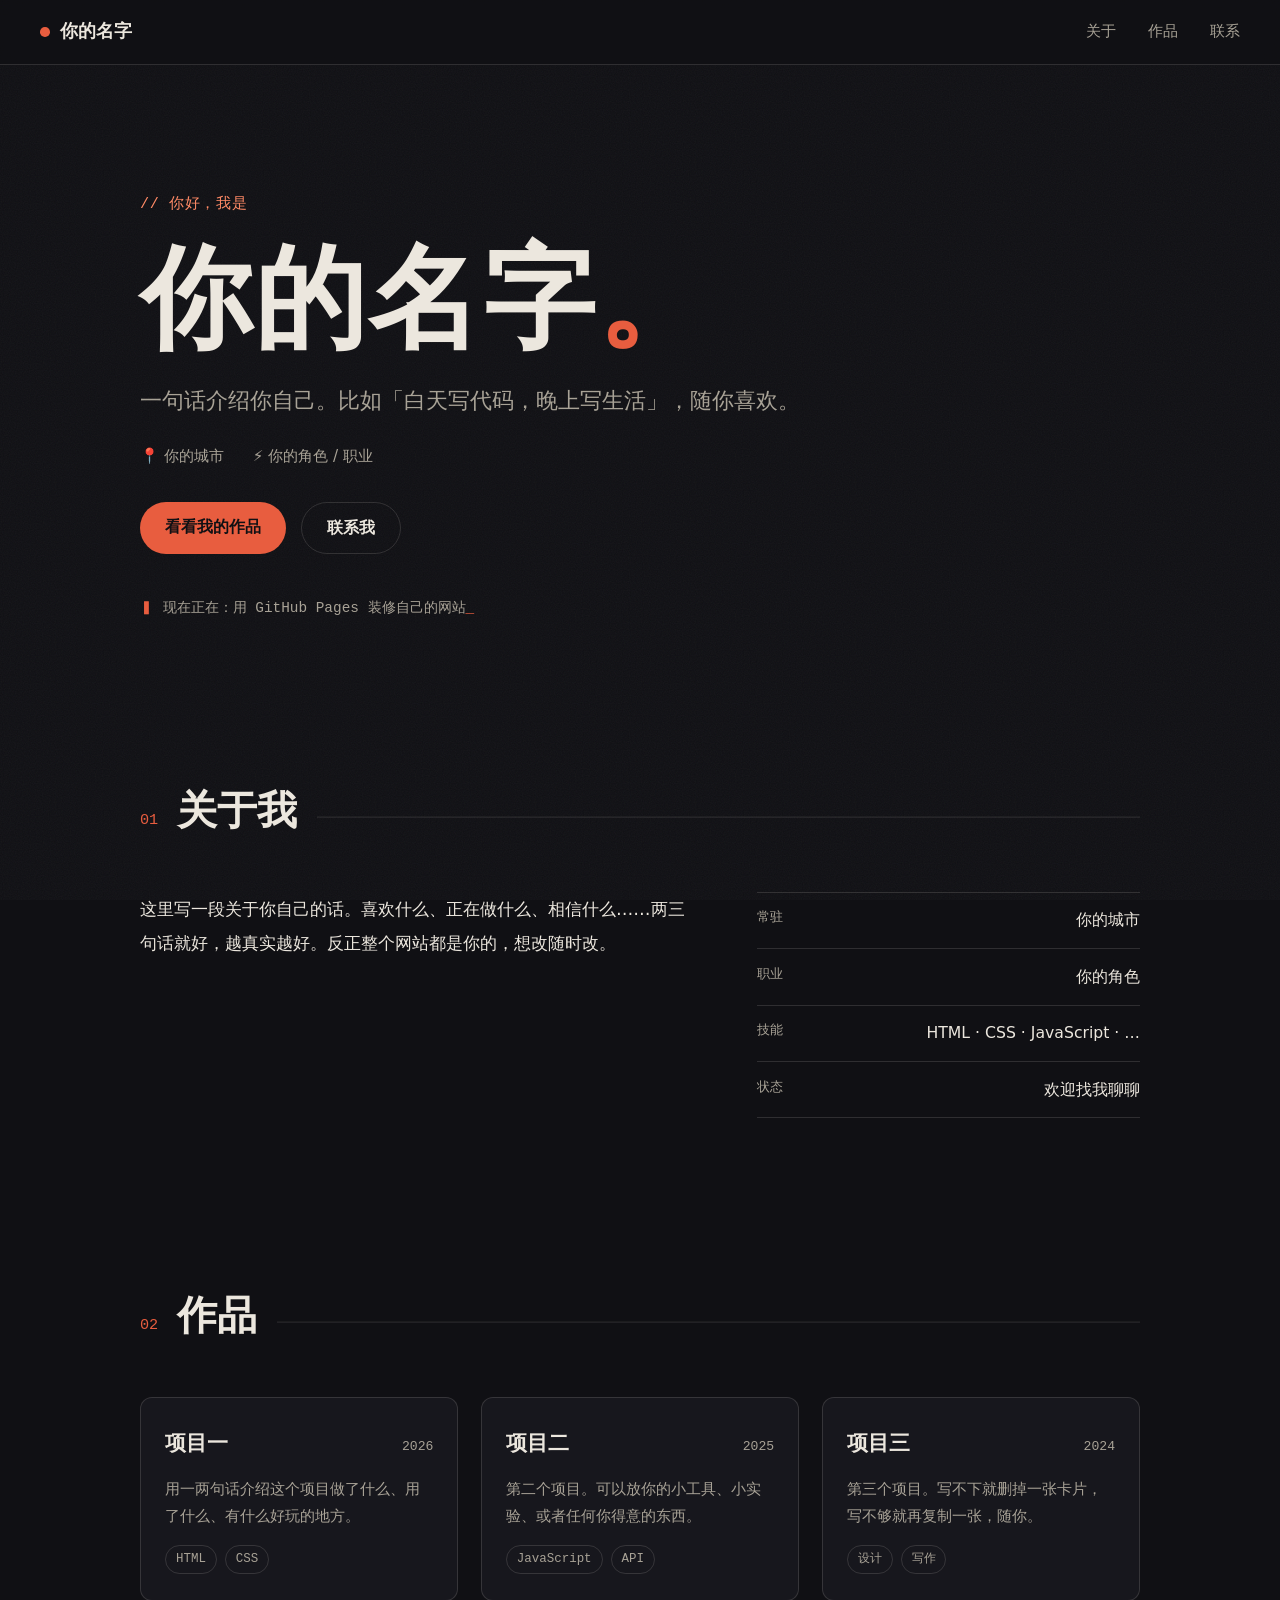
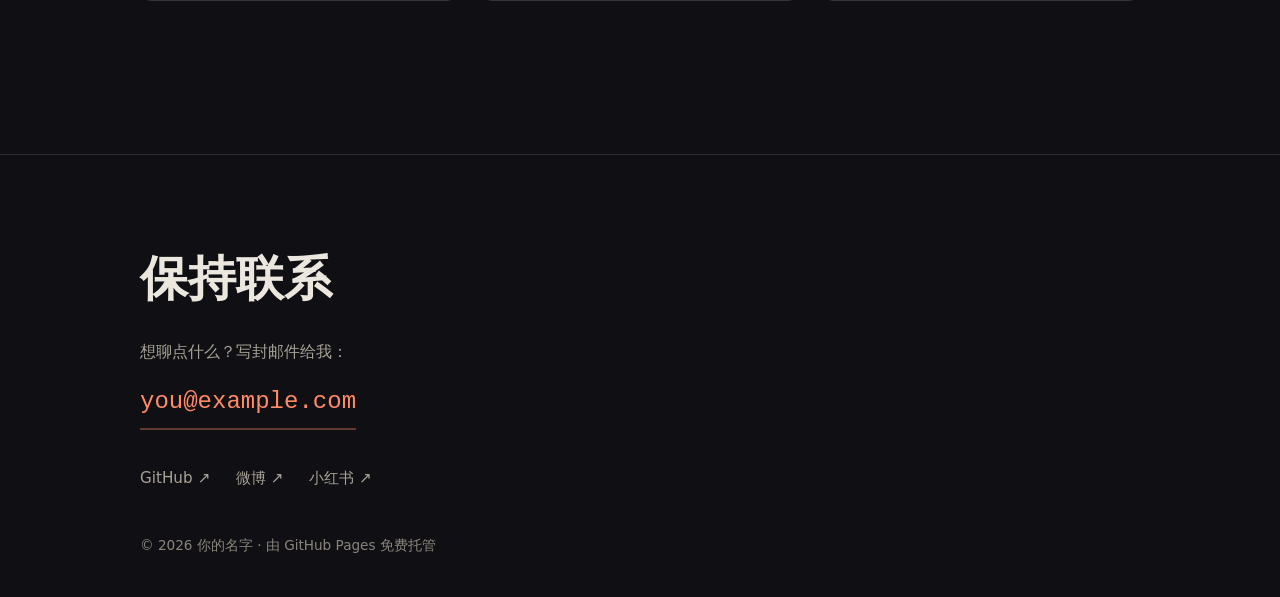
<file: index.html>
<!DOCTYPE html>
<html lang="zh-CN">
<head>
  <meta charset="UTF-8">
  <meta name="viewport" content="width=device-width, initial-scale=1.0">
  <title>你的名字 · 个人主页</title>
  <meta name="description" content="你的名字的个人主页：关于、作品、联系方式。由 GitHub Pages 免费托管，纯 HTML/CSS/JS 手写。">
  <link rel="icon" href="data:image/svg+xml,%3Csvg xmlns='http://www.w3.org/2000/svg' viewBox='0 0 100 100'%3E%3Crect width='100' height='100' rx='22' fill='%23e85d3f'/%3E%3Ctext x='50' y='70' font-size='58' text-anchor='middle' fill='%23101014' font-family='serif'%3E%E4%BD%A0%3C/text%3E%3C/svg%3E">
  <link rel="stylesheet" href="css/style.css">
</head>
<body>

  <a class="skip-link" href="#main">跳到正文</a>

  <header class="site-header">
    <a class="brand" href="#top">你的名字</a>
    <nav class="site-nav" aria-label="主导航">
      <a href="#about">关于</a>
      <a href="#work">作品</a>
      <a href="#contact">联系</a>
    </nav>
  </header>

  <main id="main">

    <!-- ============ 首屏 ============ -->
    <section class="hero" id="top">
      <p class="hero-kicker reveal">// 你好，我是</p>
      <h1 class="reveal">你的名字<span class="accent">。</span></h1>
      <p class="hero-tagline reveal">一句话介绍你自己。比如「白天写代码，晚上写生活」，随你喜欢。</p>
      <div class="hero-meta reveal">
        <span class="meta-item">📍 你的城市</span>
        <span class="meta-item">⚡ 你的角色 / 职业</span>
      </div>
      <div class="hero-actions reveal">
        <a class="btn btn-solid" href="#work">看看我的作品</a>
        <a class="btn btn-ghost" href="#contact">联系我</a>
      </div>
      <p class="hero-status reveal"><span class="accent">▍</span> 现在正在：用 GitHub Pages 装修自己的网站<span class="cursor">_</span></p>
    </section>

    <!-- ============ 关于 ============ -->
    <section class="section" id="about">
      <header class="section-head reveal">
        <span class="section-num">01</span>
        <h2>关于我</h2>
        <span class="section-rule" aria-hidden="true"></span>
      </header>
      <div class="about-grid">
        <p class="about-bio reveal">这里写一段关于你自己的话。喜欢什么、正在做什么、相信什么……两三句话就好，越真实越好。反正整个网站都是你的，想改随时改。</p>
        <ul class="fact-list reveal">
          <li><span class="mono-dim">常驻</span>你的城市</li>
          <li><span class="mono-dim">职业</span>你的角色</li>
          <li><span class="mono-dim">技能</span>HTML · CSS · JavaScript · …</li>
          <li><span class="mono-dim">状态</span>欢迎找我聊聊</li>
        </ul>
      </div>
    </section>

    <!-- ============ 作品 ============ -->
    <section class="section" id="work">
      <header class="section-head reveal">
        <span class="section-num">02</span>
        <h2>作品</h2>
        <span class="section-rule" aria-hidden="true"></span>
      </header>
      <div class="work-grid">
        <article class="work-card reveal">
          <div class="work-top">
            <h3>项目一</h3>
            <span class="work-year">2026</span>
          </div>
          <p>用一两句话介绍这个项目做了什么、用了什么、有什么好玩的地方。</p>
          <ul class="work-tags"><li>HTML</li><li>CSS</li></ul>
        </article>
        <article class="work-card reveal">
          <div class="work-top">
            <h3>项目二</h3>
            <span class="work-year">2025</span>
          </div>
          <p>第二个项目。可以放你的小工具、小实验、或者任何你得意的东西。</p>
          <ul class="work-tags"><li>JavaScript</li><li>API</li></ul>
        </article>
        <article class="work-card reveal">
          <div class="work-top">
            <h3>项目三</h3>
            <span class="work-year">2024</span>
          </div>
          <p>第三个项目。写不下就删掉一张卡片，写不够就再复制一张，随你。</p>
          <ul class="work-tags"><li>设计</li><li>写作</li></ul>
        </article>
      </div>
    </section>

  </main>

  <!-- ============ 联系 / 页脚 ============ -->
  <footer class="site-footer" id="contact">
    <div class="footer-inner reveal">
      <h2>保持联系</h2>
      <p class="contact-line">想聊点什么？写封邮件给我：</p>
      <a class="contact-mail" href="mailto:you@example.com">you@example.com</a>
      <div class="footer-links">
        <a href="https://github.com/你的用户名" target="_blank" rel="noopener noreferrer">GitHub ↗</a>
        <a href="#" target="_blank" rel="noopener noreferrer">微博 ↗</a>
        <a href="#" target="_blank" rel="noopener noreferrer">小红书 ↗</a>
      </div>
      <p class="copyright">© <span id="year">2026</span> 你的名字 · 由 GitHub Pages 免费托管</p>
    </div>
  </footer>

  <script src="js/main.js"></script>
</body>
</html>
</file>
<file: css/style.css>
/* ============================================================
   个人主页样式 · 主题：纸上墨（ink & paper）
   配色 / 字体 / 间距全部集中在 :root，改一处全局生效
   ============================================================ */

:root {
  /* 色彩 */
  --bg: #101014;          /* 页面底色：墨 */
  --bg-soft: #17171d;     /* 卡片底色 */
  --ink: #ece7de;         /* 正文：纸 */
  --ink-dim: #a8a296;     /* 次级文字 */
  --accent: #e85d3f;      /* 主强调：朱砂 */
  --accent-soft: #ff8a66; /* 强调亮色（hover / 小字用） */
  --line: rgba(236, 231, 222, 0.14);

  /* 字体 */
  --serif: "Noto Serif SC", "Songti SC", "SimSun", "Georgia", serif;
  --sans: "Noto Sans SC", "PingFang SC", "Microsoft YaHei", system-ui, sans-serif;
  --mono: "JetBrains Mono", "Cascadia Code", Consolas, "Courier New", monospace;

  /* 布局 */
  --maxw: 1080px;
  --pad: clamp(1.25rem, 4vw, 2.5rem);
  --radius: 12px;
}

/* ---------- 基础 ---------- */
* { margin: 0; padding: 0; box-sizing: border-box; }

html { scroll-behavior: smooth; }

body {
  background: var(--bg);
  color: var(--ink);
  font-family: var(--sans);
  font-size: 16px;
  line-height: 1.8;
  -webkit-font-smoothing: antialiased;
  overflow-x: hidden;
}

/* 纸张噪点纹理（很淡，增加质感） */
body::after {
  content: "";
  position: fixed;
  inset: 0;
  z-index: 0;
  pointer-events: none;
  opacity: 0.05;
  background-image: url("data:image/svg+xml,%3Csvg xmlns='http://www.w3.org/2000/svg' width='160' height='160'%3E%3Cfilter id='n'%3E%3CfeTurbulence type='fractalNoise' baseFrequency='0.85' numOctaves='2'/%3E%3C/filter%3E%3Crect width='100%25' height='100%25' filter='url(%23n)'/%3E%3C/svg%3E");
}

main, .site-header, .site-footer { position: relative; z-index: 1; }

::selection { background: var(--accent); color: var(--bg); }

a { color: inherit; text-decoration: none; }

a:focus-visible, button:focus-visible {
  outline: 2px solid var(--accent-soft);
  outline-offset: 3px;
  border-radius: 4px;
}

.mono-dim { font-family: var(--mono); font-size: 0.82em; color: var(--ink-dim); }
.accent { color: var(--accent); }

.skip-link {
  position: absolute; left: -999px; top: 0;
  background: var(--accent); color: var(--bg);
  padding: 0.5rem 1rem; z-index: 99;
}
.skip-link:focus { left: 0; }

/* ---------- 顶栏 ---------- */
.site-header {
  position: sticky; top: 0;
  display: flex; align-items: center; justify-content: space-between;
  padding: 1rem var(--pad);
  background: rgba(16, 16, 20, 0.78);
  backdrop-filter: blur(12px);
  -webkit-backdrop-filter: blur(12px);
  border-bottom: 1px solid var(--line);
}

.brand {
  display: inline-flex; align-items: center; gap: 0.6em;
  font-family: var(--serif); font-size: 1.1rem; font-weight: 700;
}
.brand::before {
  content: ""; width: 0.55em; height: 0.55em;
  background: var(--accent); border-radius: 50%;
}

.site-nav { display: flex; gap: clamp(1rem, 3vw, 2rem); }
.site-nav a { font-size: 0.95rem; color: var(--ink-dim); transition: color 0.2s; }
.site-nav a:hover { color: var(--ink); }

/* ---------- 首屏 ---------- */
.hero {
  max-width: var(--maxw);
  margin: 0 auto;
  padding: clamp(4.5rem, 14vh, 9rem) var(--pad) clamp(3rem, 8vh, 5rem);
  display: flex; flex-direction: column; gap: 1.4rem;
}

.hero-kicker {
  font-family: var(--mono); color: var(--accent-soft);
  font-size: 0.95rem; letter-spacing: 0.04em;
}

.hero h1 {
  font-family: var(--serif);
  font-size: clamp(3rem, 11vw, 7rem);
  font-weight: 900;
  line-height: 1.06;
  letter-spacing: 0.02em;
}

.hero-tagline {
  max-width: 34em;
  font-size: clamp(1.05rem, 2.4vw, 1.35rem);
  color: var(--ink-dim);
}

.hero-meta { display: flex; flex-wrap: wrap; gap: 0.6rem 1.8rem; }
.meta-item { font-size: 0.95rem; color: var(--ink-dim); }

.hero-actions { display: flex; flex-wrap: wrap; gap: 0.9rem; margin-top: 0.6rem; }

.btn {
  display: inline-block;
  padding: 0.7em 1.6em;
  border-radius: 999px;
  font-size: 0.98rem;
  font-weight: 600;
  transition: transform 0.2s ease, background 0.2s ease, border-color 0.2s ease;
}
.btn:hover { transform: translateY(-2px); }
.btn-solid { background: var(--accent); color: var(--bg); }
.btn-solid:hover { background: var(--accent-soft); }
.btn-ghost { border: 1px solid var(--line); color: var(--ink); }
.btn-ghost:hover { border-color: var(--accent-soft); color: var(--accent-soft); }

.hero-status {
  margin-top: 1.2rem;
  font-family: var(--mono); font-size: 0.9rem; color: var(--ink-dim);
}
.cursor { display: inline-block; animation: blink 1.1s steps(1) infinite; color: var(--accent); }
@keyframes blink { 50% { opacity: 0; } }

/* ---------- 通用段落 ---------- */
.section {
  max-width: var(--maxw);
  margin: 0 auto;
  padding: clamp(3.5rem, 9vh, 6rem) var(--pad);
}

.section-head {
  display: flex; align-items: baseline; gap: 1.2rem;
  margin-bottom: clamp(2rem, 5vh, 3rem);
}
.section-num { font-family: var(--mono); color: var(--accent); font-size: 0.95rem; }
.section-head h2 {
  font-family: var(--serif);
  font-size: clamp(1.7rem, 4vw, 2.5rem);
  font-weight: 800;
}
.section-rule { flex: 1; height: 1px; background: var(--line); transform: translateY(-0.4em); }

/* ---------- 关于 ---------- */
.about-grid {
  display: grid;
  grid-template-columns: 1.3fr 0.9fr;
  gap: clamp(2rem, 5vw, 4rem);
  align-items: start;
}

.about-bio { font-size: 1.08rem; line-height: 2; color: var(--ink); }

.fact-list { list-style: none; border-top: 1px solid var(--line); }
.fact-list li {
  display: flex; justify-content: space-between; gap: 1rem;
  padding: 0.85rem 0;
  border-bottom: 1px solid var(--line);
  font-size: 0.98rem;
}

/* ---------- 作品 ---------- */
.work-grid {
  display: grid;
  grid-template-columns: repeat(auto-fit, minmax(280px, 1fr));
  gap: 1.4rem;
}

.work-card {
  background: var(--bg-soft);
  border: 1px solid var(--line);
  border-radius: var(--radius);
  padding: 1.6rem 1.5rem;
  display: flex; flex-direction: column; gap: 0.9rem;
  transition: transform 0.25s ease, border-color 0.25s ease;
}
.work-card:hover {
  transform: translateY(-5px);
  border-color: rgba(232, 93, 63, 0.55);
}

.work-top { display: flex; align-items: baseline; justify-content: space-between; gap: 1rem; }
.work-top h3 { font-family: var(--serif); font-size: 1.3rem; font-weight: 700; }
.work-top h3::after { content: " ↗"; color: var(--accent-soft); opacity: 0; transition: opacity 0.2s; font-size: 0.8em; }
.work-card:hover h3::after { opacity: 1; }
.work-year { font-family: var(--mono); font-size: 0.82rem; color: var(--ink-dim); }

.work-card p { font-size: 0.95rem; color: var(--ink-dim); flex: 1; }

.work-tags { list-style: none; display: flex; flex-wrap: wrap; gap: 0.5rem; }
.work-tags li {
  font-family: var(--mono); font-size: 0.78rem;
  color: var(--ink-dim);
  border: 1px solid var(--line);
  padding: 0.2em 0.8em;
  border-radius: 999px;
}

/* ---------- 页脚 / 联系 ---------- */
.site-footer {
  border-top: 1px solid var(--line);
  margin-top: clamp(3rem, 8vh, 5rem);
}
.footer-inner {
  max-width: var(--maxw);
  margin: 0 auto;
  padding: clamp(3.5rem, 9vh, 6rem) var(--pad) 2.5rem;
}
.footer-inner h2 { font-family: var(--serif); font-size: clamp(2rem, 5vw, 3rem); font-weight: 800; }
.contact-line { margin-top: 1rem; color: var(--ink-dim); }

.contact-mail {
  display: inline-block;
  margin: 0.8rem 0 2.2rem;
  font-family: var(--mono);
  font-size: clamp(1.05rem, 3vw, 1.5rem);
  color: var(--accent-soft);
  border-bottom: 2px solid rgba(255, 138, 102, 0.35);
  padding-bottom: 0.2em;
  transition: border-color 0.2s;
}
.contact-mail:hover { border-color: var(--accent-soft); }

.footer-links { display: flex; flex-wrap: wrap; gap: 1.6rem; }
.footer-links a { color: var(--ink-dim); font-size: 0.95rem; transition: color 0.2s; }
.footer-links a:hover { color: var(--ink); }

.copyright { margin-top: 2.5rem; font-size: 0.85rem; color: var(--ink-dim); opacity: 0.8; }

/* ---------- 滚动显现 ---------- */
.reveal {
  opacity: 0;
  transform: translateY(16px);
  transition: opacity 0.7s ease, transform 0.7s ease;
}
.reveal.is-in { opacity: 1; transform: none; }

/* 首屏依次浮现 */
.hero .reveal:nth-child(1) { transition-delay: 0.05s; }
.hero .reveal:nth-child(2) { transition-delay: 0.15s; }
.hero .reveal:nth-child(3) { transition-delay: 0.25s; }
.hero .reveal:nth-child(4) { transition-delay: 0.35s; }
.hero .reveal:nth-child(5) { transition-delay: 0.45s; }
.hero .reveal:nth-child(6) { transition-delay: 0.55s; }

/* ---------- 404 页 ---------- */
.page-404 { min-height: 100vh; display: grid; place-items: center; }
.err-wrap {
  max-width: var(--maxw); margin: 0 auto; padding: var(--pad);
  display: flex; flex-direction: column; align-items: flex-start; gap: 1.2rem;
}
.err-code {
  font-family: var(--serif);
  font-size: clamp(5rem, 22vw, 11rem);
  font-weight: 900;
  line-height: 1;
  color: var(--accent);
}
.err-text { color: var(--ink-dim); font-size: 1.1rem; }

/* ---------- 响应式 ---------- */
@media (max-width: 720px) {
  .about-grid { grid-template-columns: 1fr; }
  .site-header { flex-wrap: wrap; gap: 0.4rem; }
  .contact-mail { word-break: break-all; }
}

/* ---------- 动效偏好 ---------- */
@media (prefers-reduced-motion: reduce) {
  html { scroll-behavior: auto; }
  .reveal { opacity: 1; transform: none; transition: none; }
  .cursor, .work-card, .btn { animation: none; transition: none; }
  .work-card:hover { transform: none; }
}
</file>
